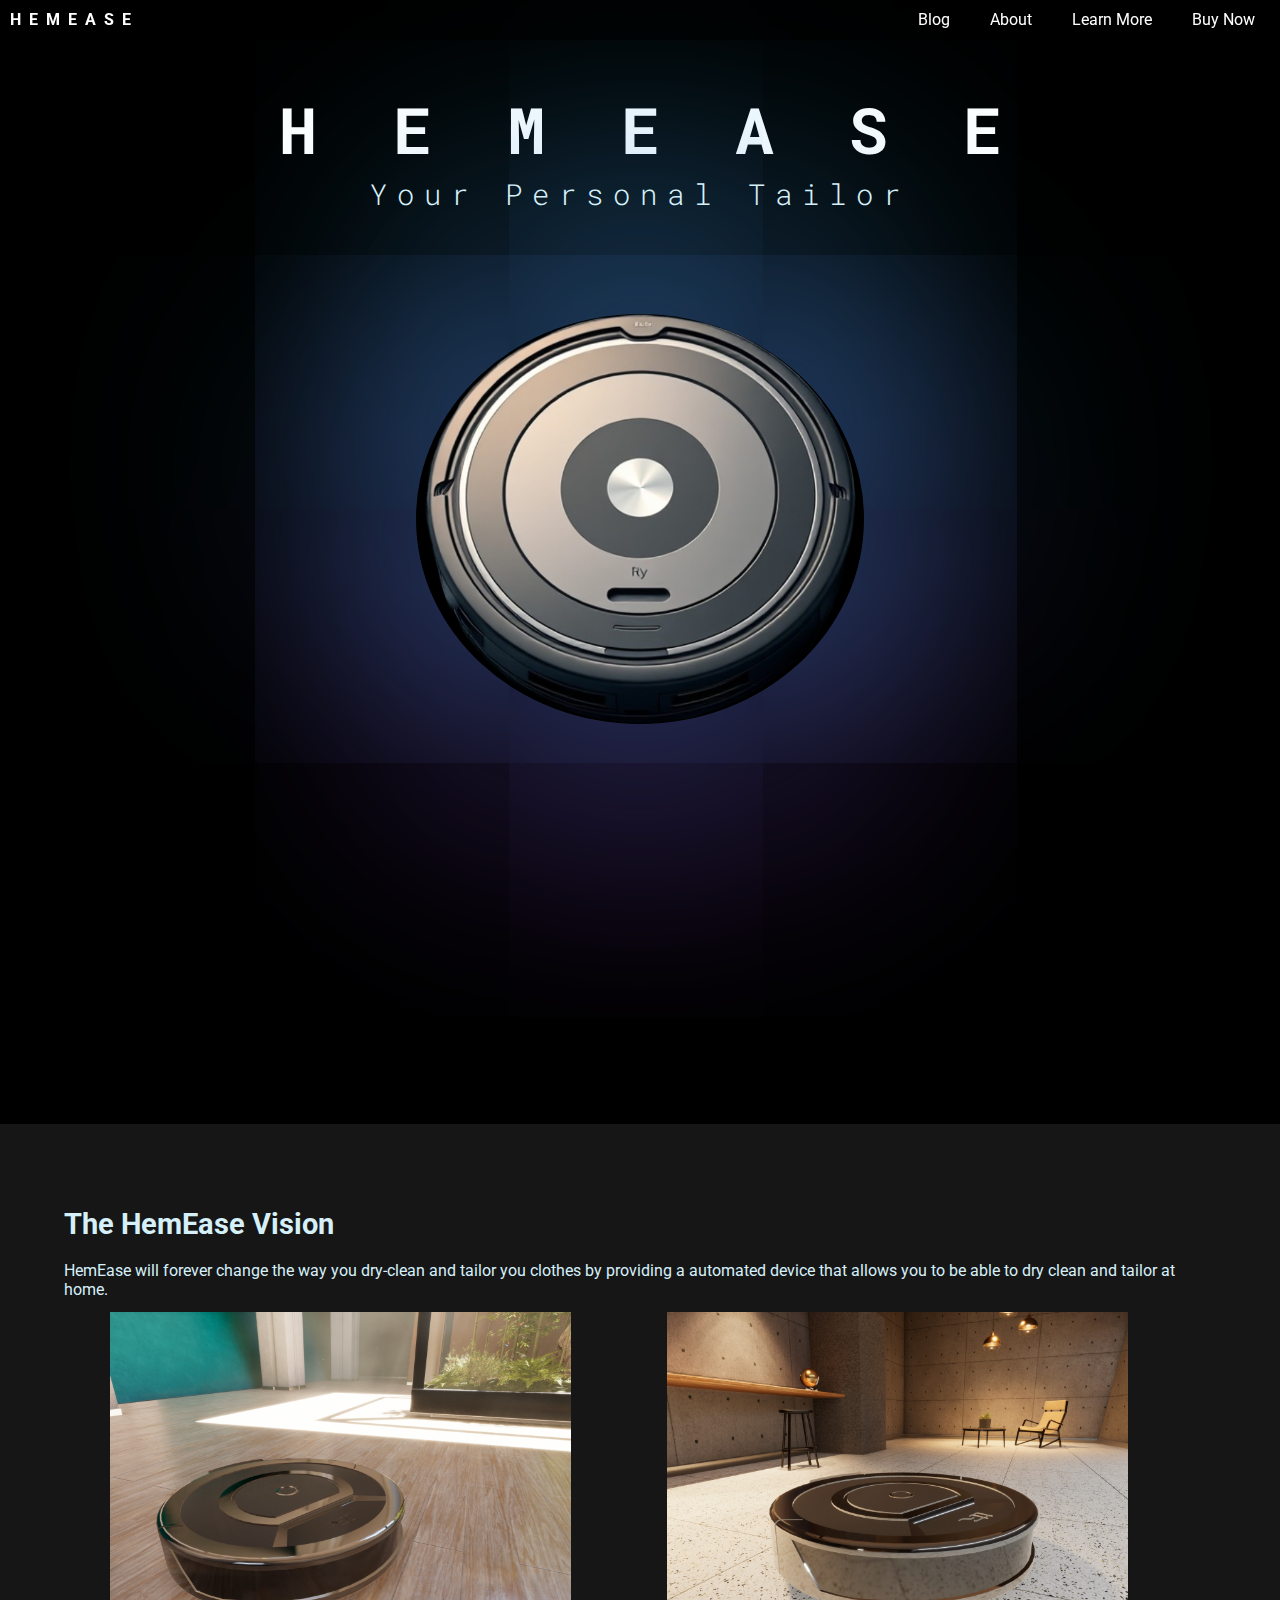
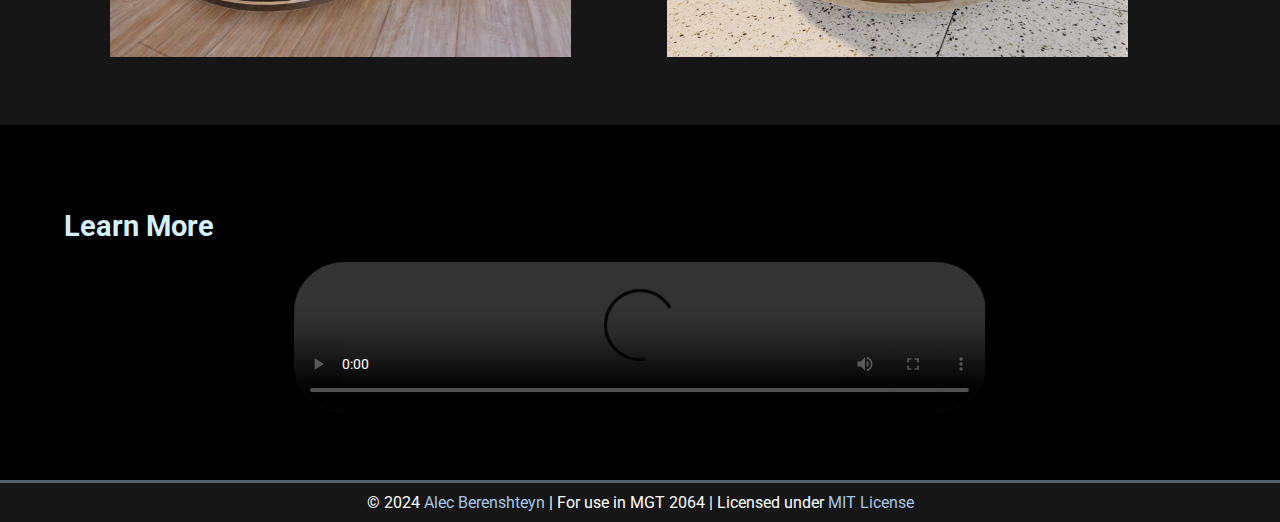
<file: index.html>
<!DOCTYPE html>
<html>

<head>
    <meta charset="utf-8" />
    <link rel="stylesheet" href="style.css">
    <link rel="stylesheet" href="fonts.css">
</head>

<title>
    HemEase
</title>
<link rel="shortcut icon" href="images/HemeaseCropped.png" />

<body>
    <div class="navbar">
        <a href="index.html" class="logoName">
            <h1> H &nbsp;E &nbsp;M &nbsp;E &nbsp;A &nbsp;S &nbsp;E</h1>
        </a>
        <a class="button" href="buy-hemease.html"> Buy Now </a>
        <a class="button" href="product-page.html"> Learn More</a>
        <a class="button" href="about.html"> About</a>
        <a class="button" href="blog.html"> Blog</a>
    </div>

    <div class="header">
        <!-- <section class="spacer">&nbsp;</section> -->
        <div class="name">
            <h1>H &nbsp;E &nbsp;M &nbsp;E &nbsp;A &nbsp;S &nbsp;E</h1>
            <!-- <h1>&nvap;HEMEASE</h1> -->
            <h2 class="subtitle">Your Personal Tailor</h2>
        </div>
        <!-- <div class="leftBox">
            <div class="boxBackground">
                <h2> Your Personal Tailor</h2>
                <p>A Tailor Shop at Home</p>
            </div>
        </div>
        <div class="rightBox">
            <div class="boxBackground">
                <h2> Your Home Dry Cleaner</h2>
                <p>Dry Cleaning has never been so easy</p>
            </div>
        </div> -->
        <div class="image">&nbsp;</div>
    </div>

    <div class="section gray">
        <h1> The HemEase Vision  </h1>
        <h2> HemEase will forever change the way you dry-clean and tailor you clothes by providing a automated device that allows you to be able to dry clean and tailor at home. </h2>
        <img src="images/product_photo_0.jpg" style="width: 40%; margin: 0 4%">
        <img src="images/product_photo_4.jpg" style="width: 40%; margin: 0 4%">
    </div>


    <div class="section black">
        <h1> Learn More </h1>
        <video width="60%" style="margin-left: 20%; border-radius: 50px" controls>
            <source src="https://hemease.dynns.com/ProductVideo.mp4" type="video/mp4">
        </video>
    </div>

    <footer>
        <div> © 2024 <a href="https://alec.bearfin.net" target="_blank">Alec Berenshteyn</a> | For use in MGT 2064 |
            Licensed under <a href="https://opensource.org/license/mit" target="_blank">MIT License</a></div>
    </footer>
</body>

</html>
</file>
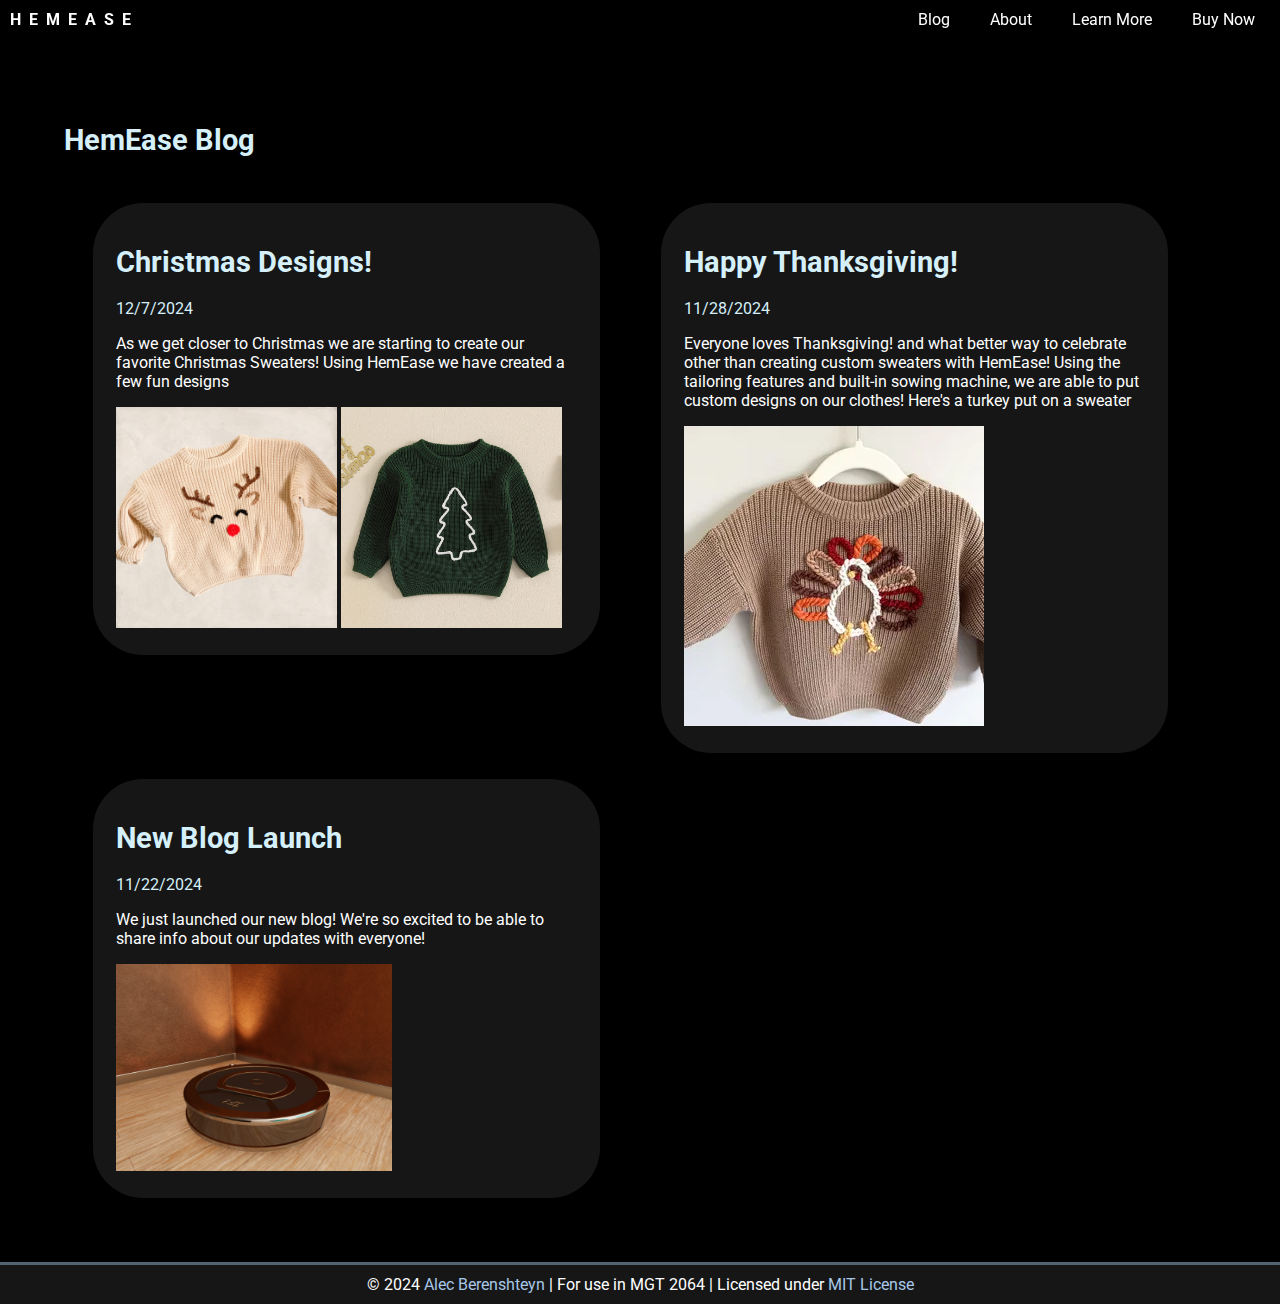
<file: blog.html>
<!DOCTYPE html>
<html>

<head>
    <meta charset="utf-8" />
    <link rel="stylesheet" href="style.css">
    <link rel="stylesheet" href="fonts.css">
</head>

<title>
    HemEase
</title>
<link rel="shortcut icon" href="images/HemeaseCropped.png" />

<body>
    <div class="navbar">
        <a href="index.html" class="logoName">
            <h1> H &nbsp;E &nbsp;M &nbsp;E &nbsp;A &nbsp;S &nbsp;E</h1>
        </a>
        <a class="button" href="buy-hemease.html"> Buy Now </a>
        <a class="button" href="product-page.html"> Learn More</a>
        <a class="button" href="about.html"> About</a>
        <a class="button" href="blog.html"> Blog</a>
    </div>

    <div class="section black">
        <h1>HemEase Blog</h1>
        <div class="blog-post">
            <h1>Christmas Designs!</h1>
            <h2>12/7/2024</h2>
            <p>As we get closer to Christmas we are starting to create our favorite Christmas Sweaters! Using HemEase we have created a few fun designs</p>
            <img src="images/deer.jpeg" width="48%">
            <img src="images/tree.jpeg" width="48%">
        </div>
        <div class="blog-post">
            <h1>Happy Thanksgiving!</h1>
            <h2>11/28/2024</h2>
            <p>Everyone loves Thanksgiving! and what better way to celebrate other than creating custom sweaters with
                HemEase! Using the tailoring features and built-in sowing machine, we are able to put custom designs on
                our clothes! Here's a turkey put on a sweater</p>
            <img src="images/turkey.webp">
        </div>
        <div class="blog-post">
            <h1>New Blog Launch</h1>
            <h2>11/22/2024</h2>
            <p>We just launched our new blog! We're so excited to be able to share info about our updates with everyone!
            </p>
            <img src="images/product_photo_3.jpg" width="60%">
        </div>
    </div>


    <footer>
        <div> © 2024 <a href="https://alec.bearfin.net" target="_blank">Alec Berenshteyn</a> | For use in MGT
            2064 |
            Licensed under <a href="https://opensource.org/license/mit" target="_blank">MIT License</a></div>
    </footer>
</body>

</html>
</file>
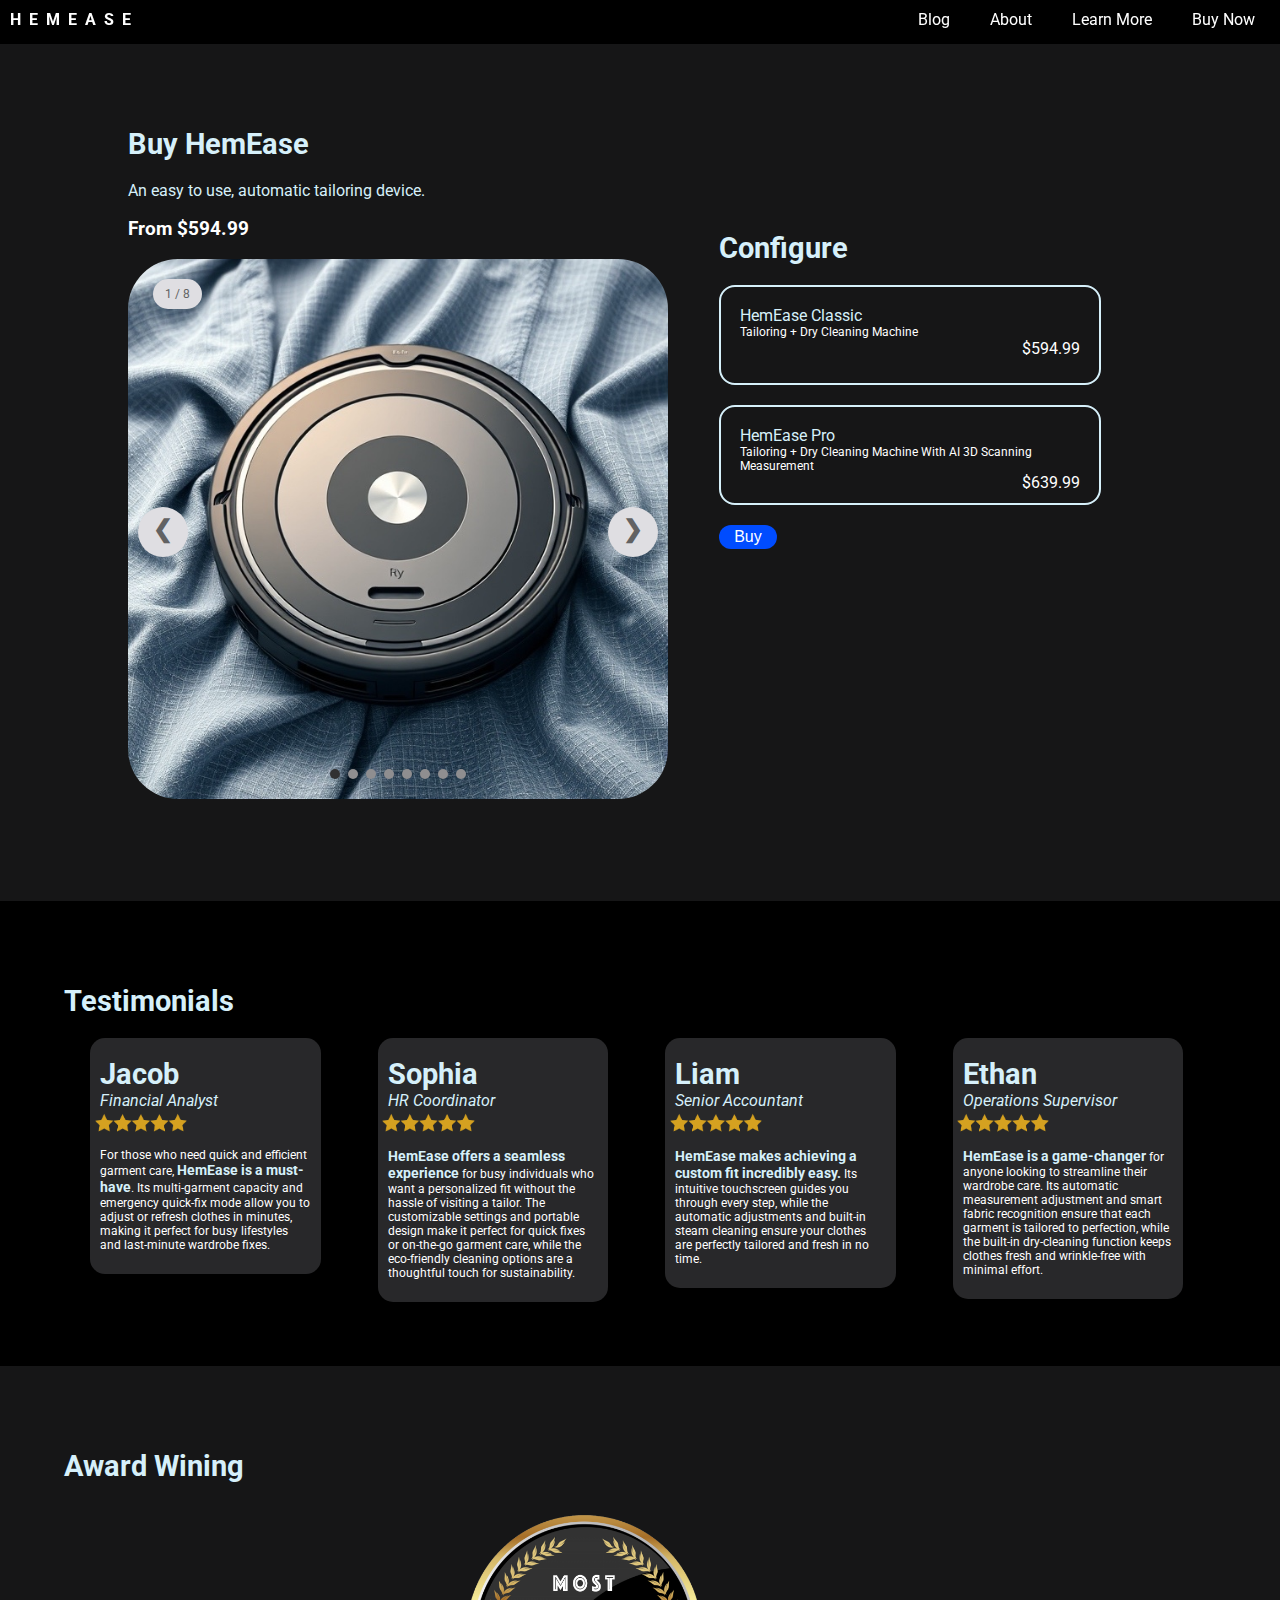
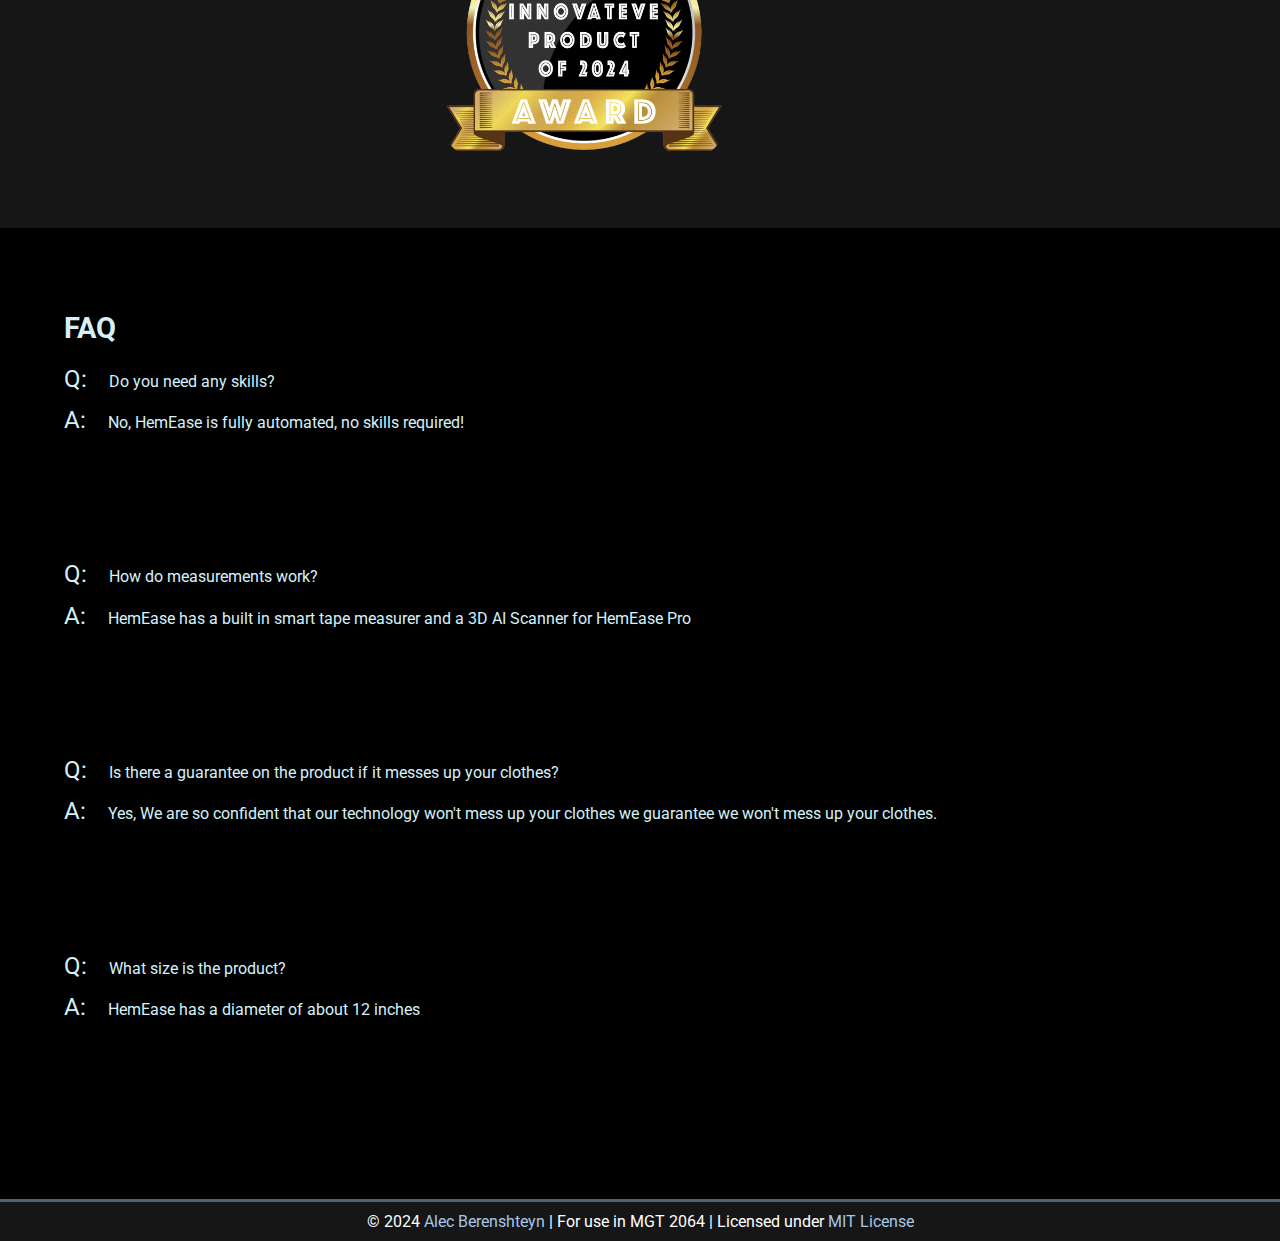
<file: buy-hemease.html>
<!DOCTYPE html>
<html>

<head>
    <meta charset="utf-8" />
    <link rel="stylesheet" href="style.css">
    <link rel="stylesheet" href="fonts.css">
    <link rel="stylesheet" href="image-carousel.css">
    <script src="image-carousel.js"></script>
</head>

<title>
    HemEase
</title>
<link rel="shortcut icon" href="images/HemeaseCropped.png" />

<body onload="firstLoad()">
    <div class="navbar">
        <a href="index.html" class="logoName">
            <h1> H &nbsp;E &nbsp;M &nbsp;E &nbsp;A &nbsp;S &nbsp;E</h1>
        </a>
        <a class="button" href="buy-hemease.html"> Buy Now </a>
        <a class="button" href="product-page.html"> Learn More</a>
        <a class="button" href="about.html"> About</a>
        <a class="button" href="blog.html"> Blog</a>
    </div>

    <div class="section gray buy-page">
        <div class="left">
            <h1> Buy HemEase</h1>
            <h2>An easy to use, automatic tailoring device.</h2>
            <h3>From $594.99</h3>
            <div class="slideshow-container">

                <div class="mySlides fade">
                    <div class="numbertext">1 / 8</div>
                    <img src="images/productphoto.jpg" style="width:100%">
                </div>

                <div class="mySlides fade">
                    <div class="numbertext">2 / 8</div>
                    <img src="images/bottom.jpeg" style="width:100%">
                </div>

                <div class="mySlides fade">
                    <div class="numbertext">3 / 8</div>
                    <img src="images/productphoto2.jpg" style="width:100%">
                </div>

                <div class="mySlides fade">
                    <div class="numbertext">4 / 8</div>
                    <img src="images/product_photo_0.jpg" style="width:100%">
                </div>

                <div class="mySlides fade">
                    <div class="numbertext">5 / 8</div>
                    <img src="images/product_photo_1.jpg" style="width:100%">
                </div>

                <div class="mySlides fade">
                    <div class="numbertext">6 / 8</div>
                    <img src="images/product_photo_2.jpg" style="width:100%">
                </div>

                <div class="mySlides fade">
                    <div class="numbertext">7 / 8</div>
                    <img src="images/product_photo_3.jpg" style="width:100%">
                </div>

                <div class="mySlides fade">
                    <div class="numbertext">8 / 8</div>
                    <img src="images/product_photo_4.jpg" style="width:100%">
                </div>

                <a class="prev" onclick="plusSlides(-1)">❮</a>
                <a class="next" onclick="plusSlides(1)">❯</a>

            </div>
            <br>

            <div class="dotcontainer">
                <span class="dot" onclick="currentSlide(1)"></span>
                <span class="dot" onclick="currentSlide(2)"></span>
                <span class="dot" onclick="currentSlide(3)"></span>
                <span class="dot" onclick="currentSlide(4)"></span>
                <span class="dot" onclick="currentSlide(5)"></span>
                <span class="dot" onclick="currentSlide(6)"></span>
                <span class="dot" onclick="currentSlide(7)"></span>
                <span class="dot" onclick="currentSlide(8)"></span>
            </div>
        </div>
        <div class="right">
            <h1 style="margin-top: 8vh;">Configure</h1>
            <div class="optionBox" onclick="currentSlide(1)">HemEase Classic
                <p>Tailoring + Dry Cleaning Machine</p>
                <p class="price"> $594.99 </p>
            </div>
            <div class="optionBox" onclick="currentSlide(3)">HemEase Pro
                <p>Tailoring + Dry Cleaning Machine With AI 3D Scanning Measurement</p>
                <p class="price"> $639.99</p>
            </div>
            <button class="button" style="
            margin-top: 20px;
            font-size: 12pt;
        ">Buy</button>
        </div>
    </div>

    <div class="section black">
        <h1>Testimonials</h1>
        <div class="about-container">
            <div class="testimonial-card">
                <h1>Jacob</h1>
                <h2>Financial Analyst </h2>
                <img src="images/5star.png">
                <p> For those who need quick and efficient garment care, <b>HemEase is a must-have</b>. Its
                    multi-garment
                    capacity and emergency quick-fix mode allow you to adjust or refresh clothes in minutes, making it
                    perfect for busy lifestyles and last-minute wardrobe fixes.
                </p>
            </div>
            <div class="testimonial-card">
                <h1>Sophia</h1>
                <h2>HR Coordinator</h2>
                <img src="images/5star.png">
                <p> <b>HemEase offers a seamless experience</b> for busy individuals who want a personalized fit without
                    the
                    hassle of visiting a tailor. The customizable settings and portable design make it perfect for quick
                    fixes or on-the-go garment care, while the eco-friendly cleaning options are a thoughtful touch for
                    sustainability.</p>
            </div>
            <div class="testimonial-card">
                <h1>Liam</h1>
                <h2>Senior Accountant</h2>
                <img src="images/5star.png">
                <p> <b>HemEase makes achieving a custom fit incredibly easy.</b> Its intuitive touchscreen guides you
                    through
                    every step, while the automatic adjustments and built-in steam cleaning ensure your clothes are
                    perfectly tailored and fresh in no time.</p>
            </div>
            <div class="testimonial-card">
                <h1>Ethan</h1>
                <h2>Operations Supervisor</h2>
                <img src="images/5star.png">
                <p> <b>HemEase is a game-changer</b> for anyone looking to streamline their wardrobe care. Its automatic
                    measurement adjustment and smart fabric recognition ensure that each garment is tailored to
                    perfection, while the built-in dry-cleaning function keeps clothes fresh and wrinkle-free with
                    minimal effort.</p>
            </div>
        </div>
    </div>

    <div class="section gray">
        <h1>Award Wining</h1>
        <img src="images/award.png" class="awardimg">
    </div>

    <div class="section black">

        <h1>FAQ</h1>
        <h2><span style="font-size: 1.5em;">Q: &nbsp;&nbsp;</span> Do you need any skills?</h2>
        <h2><span style="font-size: 1.5em;">A: &nbsp;&nbsp;</span> No, HemEase is fully automated, no skills required!
        </h2>
        <div class="spacer">&nbsp;</div>
        <h2><span style="font-size: 1.5em;">Q: &nbsp;&nbsp;</span> How do measurements work?</h2>
        <h2><span style="font-size: 1.5em;">A: &nbsp;&nbsp;</span> HemEase has a built in smart tape measurer and a 3D
            AI Scanner for HemEase Pro </h2>
        <div class="spacer">&nbsp;</div>
        <h2><span style="font-size: 1.5em;">Q: &nbsp;&nbsp;</span> Is there a guarantee on the product if it messes up
            your clothes?</h2>
        <h2><span style="font-size: 1.5em;">A: &nbsp;&nbsp;</span> Yes, We are so confident that our technology won't
            mess up your clothes we guarantee we won't mess up your clothes.
        </h2>
        <div class="spacer">&nbsp;</div>
        <h2><span style="font-size: 1.5em;">Q: &nbsp;&nbsp;</span> What size is the product?</h2>
        <h2><span style="font-size: 1.5em;">A: &nbsp;&nbsp;</span> HemEase has a diameter of about 12 inches</h2>
        <div class="spacer">&nbsp;</div>



    </div>

    <footer>
        <div> © 2024 <a href="https://alec.bearfin.net" target="_blank">Alec Berenshteyn</a> | For use in MGT 2064 |
            Licensed under <a href="https://opensource.org/license/mit" target="_blank">MIT License</a></div>
    </footer>
</body>

</html>
</file>
<file: style.css>
body {
    font-family: "Roboto", sans-serif;
    font-weight: 400;
    font-style: normal;
    background-color: black;
    color: white;
    margin: 0;
    padding: 0;
}

.header h1 {
    text-align: center;
    font-size: 400%;
    margin-bottom: 0;
}

.header {
    /* height: 100vh; */
    padding: 0;
    margin: 0;
    /* margin-top: 10vh; */
    display: grid;
    height: 120vh;
    width: 100%;
    grid-template-areas:
        'header header header'
        'left main right';
    color: white;

    font-family: "Roboto Mono", monospace;
    font-optical-sizing: auto;
    font-weight: 1000;
    font-style: normal;

    grid-template-rows: 25%;

    /* grid-template-columns: 33%; */
}


.header .name {
    grid-area: header;
}

.name h2 {
    text-align: center;
    font-size: 100%;
    translate: 0 -20px;
    font-weight: 300;
    letter-spacing: 10px;
}

.header h2 {
    /* text-align: center; */
    font-size: 180%;
    color: #d6f0fa;
}

.header .image {
    background-image: url("images/HemeaseCropped.png");
    background-repeat: no-repeat;
    background-size: contain;
    background-position: 50%;
    height: 32vw;
    width: 35vw;
    /* width: 75vh; */
    margin-left: auto;
    margin-right: auto;
    border-radius: 50%;
    /* box-shadow: 0px 0px 10000px 100px rgba(44, 178, 231, 0.425); */
    box-shadow: 0px -50px 1000px 100px rgba(44, 178, 231, 0.388),
        0px 50px 1000px 100px rgba(247, 0, 255, 0.158);
    /* 0px 0px 10000px 100px rgba(44, 178, 231, 0.425); */
    grid-area: main;
}

.header .leftBox {
    padding: 30px;
    grid-area: left;
    text-align: left;
}

.boxBackground {
    background-color: rgba(240, 248, 255, 0.091);
    backdrop-filter: blur(5px);
    border-radius: 30px;
    padding: 5%;
}

.leftBox .boxBackground {
    margin-right: 20%;
}

.rightBox .boxBackground {
    margin-left: 20%;
}

.header .rightBox {
    padding: 30px;
    grid-area: right;
    text-align: right;
}

.section {
    padding: 5%;
}

.section h1 {
    /* text-align: center; */
    font-size: 180%;
    color: #d6f0fa;
}

.section h2 {
    font-size: 100%;
    font-weight: 400;
    color: #d6f0fa;
}

.gray {
    background-color: #161617;
    /* height: 100vh; */
}

.black p {
    color: white;
    font-size: 75%;
}

.black {
    background-color: black;
}

.cardContainer {
    display: flex;
    width: 100%;
    margin: auto;
    margin-top: 7%;
    overflow: visible;
}

.card {
    background-color: black;
    flex-shrink: 0;
    flex-grow: 0;
    height: 70vh;
    width: 25vw;
    margin: 0% 2%;
    border-radius: 50px;
    padding: 1%;
    box-shadow: 10px 10px 20px 2px rgb(0, 0, 0);
}

.card h1 {
    margin-top: 10%;
    margin-left: 3%;
    text-align: left;
}

.card p {
    border-left: solid 5px rgba(194, 208, 241, 0.509);
    ;
    padding: 5%;
    color: rgba(255, 255, 255, 0.509);
    font-size: 120%;
}

#card1 {
    background-image: url("images/productphoto.jpg");
    filter: blur(0px);
    translate: 40% 2%;
    rotate: -5deg;
    z-index: 3;
    transition: .3s;
}

#card1:hover {
    rotate: 0deg;
    translate: 40% 0%;
    transition: .3s;
}

body:has(#card1:hover) #card2 {
    translate: 30% 0%;
    transition: .3s;
    /* rotate: 5deg; */
}

body:has(#card1:hover) #card3 {
    translate: -10% 2%;
    transition: .3s;
    /* rotate: 10deg; */
}

#card1>* {
    position: relative;
    z-index: 3;
}

#card1::before {
    content: "";
    top: 0;
    bottom: 0;
    right: 0;
    left: 0;
    position: absolute;
    border-radius: 50px;
    backdrop-filter: brightness(.5) blur(3px);
}

#card2 {
    background-image: url("images/time.jpg");
    filter: blur(0px);
    z-index: 2;
    transition: .3s;
}

body:has(#card2:hover) #card1 {
    /* margin: 0px 20%; */
    translate: 10% 2%;
    transition: .3s;
}

body:has(#card2:hover) #card3 {
    /* margin: 0px 20%; */
    translate: -10% 2%;
    transition: .3s;
}

#card2>* {
    position: relative;
    z-index: 2;
}

#card2::before {
    content: "";
    top: 0;
    bottom: 0;
    right: 0;
    left: 0;
    position: absolute;
    border-radius: 50px;
    backdrop-filter: brightness(.4) blur(3px);
}

#card3 {
    background-image: url("images/bottom.jpeg");
    filter: blur(0px);
    translate: -40% 2%;
    rotate: 5deg;
    z-index: 1;
    transition: .3s;
}

#card3::before {
    content: "";
    top: 0;
    bottom: 0;
    right: 0;
    left: 0;
    position: absolute;
    border-radius: 50px;
    backdrop-filter: brightness(.5) blur(3px);
}

#card3>* {
    position: relative;
    z-index: 1;
}

#card3:hover {
    rotate: 0deg;
    translate: -40% 0%;
    transition: .3s;
}

body:has(#card3:hover) #card1 {
    translate: 10% 2%;
    transition: .3s;
    /* rotate: 5deg; */
}

body:has(#card3:hover) #card2 {
    translate: -30% 0%;
    transition: .3s;
    /* rotate: 10deg; */
}


.navbar {
    margin-top: 0px;
    height: 40px;
    position: sticky;
    top: 0;
    background-color: rgba(0, 0, 0, 0.473);
    backdrop-filter: blur(10px);
    z-index: 10;
}

a h1 {
    color: white;
    text-decoration: none;
}

.navbar h1 {
    margin: 0;
    margin-left: 10px;
    transform: translate(0%, 50%);
    font-size: 100%;
}

.navbar .button {
    float: right;
    transform: translate(0%, -50%);
    margin-right: 10px;
    background-color: #00000000;
    transition: .1s
}

.navbar .button:hover {
    background-color: rgb(0, 76, 255);
    transition: .1s
}

.logoText {
    text-decoration: none;
}

.button {
    padding: 3px 15px;
    background-color: rgb(0, 76, 255);
    border-radius: 25px;
    transition: .1s;
    color: white;
    text-decoration: none;
    border: none;
}

.button:hover {
    cursor: pointer;
    background-color: rgb(34, 81, 191);
    transition: .1s
}

footer {
    /* position: fixed; */
    text-align: center;
    border-top: solid #536370;
    background-color: #161617;
    padding: 10px 0px;
}

footer a {
    color: rgb(167, 199, 230);
}

.feature-container {
    display: table;
    overflow: hidden;
    border-spacing: 30px;
}

.feature-card {
    /* display: inline-block; */
    display: table-cell;
    margin: 2%;
    height: 100%;
    border-radius: 50px;
    padding: 20px 40px;
    vertical-align: top;
    /* padding-bottom: 1000%;
    margin-bottom: -1000%; */
    height: auto;
}

.feature-card p {
    font-size: 150%;
}

a,
a:hover,
a:active,
a:visited,
a:focus {
    text-decoration: none;
}

spline-viewer {
    position: absolute;
    width: 90%;
    height: 85%;
}

.spline-shadow {
    width: 200px;
    height: 100px;
    /* background-color: white; */
    margin-left: calc(48vw - 150px);
    margin-top: calc(45vh - 100px);
    box-shadow: 0px -50px 1000px 150px rgba(44, 178, 231, 0.388),
        0px 50px 1000px 150px rgba(247, 0, 255, 0.158);
    border-radius: 50px;
}

.spacer {
    height: 100px;
}

.about-container {
    display: block;
}

.about-card {
    vertical-align: top;
    width: 14.28%;
    margin: 0% 1%;
    display: inline-block;
    border-radius: 15px;
    background-color: #28282a;
    transition: .3s;
}

.about-card:hover {
    scale: 1.2;
    transition: .3s;
    box-shadow: rgb(104, 104, 104) 0px 0px 0px 5px;
}

.about-card img {
    width: 100%;
    aspect-ratio: 1 / 1;
    object-fit: cover;
    object-position: topob;
    border-top-left-radius: 15px;
    border-top-right-radius: 15px;
}

.about-card h1 {
    padding: 10px;
    padding-top: 0;
    padding-bottom: 0;
    margin-bottom: 0;
}

.about-card h2 {
    padding: 0px 10px;
    margin-top: 0;
    /* color: white; */
    font-style: italic;
}

.about-card p {
    padding: 10px;
    padding-top: 0;
}

.testimonial-card {
    vertical-align: top;
    width: 20%;
    margin: 0% 2.3%;
    display: inline-block;
    border-radius: 15px;
    background-color: #28282a;
    transition: .3s;
}

.testimonial-card:hover {
    scale: 1.2;
    transition: .3s;
    box-shadow: rgb(104, 104, 104) 0px 0px 0px 5px;
}

.testimonial-card img {
    margin: 0 2%;
    width: 40%;
}
.testimonial-card h1 {
    padding: 10px;
    padding-top: 0;
    padding-bottom: 0;
    margin-bottom: 0;
}

.testimonial-card h2 {
    padding: 0px 10px;
    margin-top: 0;
    margin-bottom: 0;
    /* color: white; */
    font-style: italic;
}

.testimonial-card p {
    padding: 10px;
    padding-top: 0;
}

.testimonial-card p b{
    color: #d6f0fa;
    font-size: 1.2em;
}

.awardimg
{
    width: 25%;
    margin-left: calc(50% - 200px)
}

.blog-post
{
    background-color: rgba(240, 248, 255, 0.091);
    padding: 2%;
    border-radius: 50px;
    width: 40%;
    margin: 0 2.5%;
    margin-top: 2.3%;
    display: inline-block;
    vertical-align: top;
}

.blog-post p
{
    font-size: 1em;
}

/* .blog-post img
{
    height: 50%;
} */

/* Animations */
@keyframes wipe-enter {
    0% {
        transform: scale(1, 1);
    }

    50% {
        transform: scale(.5, .5);
    }
}

@media (prefers-reduced-motion: no-preference) {
    .anim-side {
        animation-name: wipe-enter;
        animation-duration: 1s;
        animation-iteration-count: 1;
    }
}

@media screen and (max-width: 950px)
{
    .about-card{
        width: 25%;
        margin: 0% 3.9%;
        margin-bottom: 4%;
    }
}

@media screen and (max-width: 600px)
{
    .about-card{
        width: 33%;
        margin: 0% 8%;
        margin-bottom: 4%;
    }
}

@media screen and (max-width: 400px)
{
    .about-card{
        width: 90%;
        margin: 0% 5%;
        margin-bottom: 4%;
    }

    .about-card:hover {
        scale: 1;
        transition: .3s;
        box-shadow: rgb(104, 104, 104) 0px 0px 0px 5px;
    }
}
</file>
<file: fonts.css>
@import url('https://fonts.googleapis.com/css2?family=Roboto:ital,wght@0,100;0,300;0,400;0,500;0,700;0,900;1,100;1,300;1,400;1,500;1,700;1,900&display=swap');
@import url('https://fonts.googleapis.com/css2?family=Roboto+Mono:ital,wght@0,100..700;1,100..700&display=swap');
/*  FONTS */
.roboto-thin {
    font-family: "Roboto", sans-serif;
    font-weight: 100;
    font-style: normal;
}

.roboto-light {
    font-family: "Roboto", sans-serif;
    font-weight: 300;
    font-style: normal;
}

.roboto-regular {
    font-family: "Roboto", sans-serif;
    font-weight: 400;
    font-style: normal;
}

.roboto-medium {
    font-family: "Roboto", sans-serif;
    font-weight: 500;
    font-style: normal;
}

.roboto-bold {
    font-family: "Roboto", sans-serif;
    font-weight: 700;
    font-style: normal;
}

.roboto-black {
    font-family: "Roboto", sans-serif;
    font-weight: 900;
    font-style: normal;
}

.roboto-thin-italic {
    font-family: "Roboto", sans-serif;
    font-weight: 100;
    font-style: italic;
}

.roboto-light-italic {
    font-family: "Roboto", sans-serif;
    font-weight: 300;
    font-style: italic;
}

.roboto-regular-italic {
    font-family: "Roboto", sans-serif;
    font-weight: 400;
    font-style: italic;
}

.roboto-medium-italic {
    font-family: "Roboto", sans-serif;
    font-weight: 500;
    font-style: italic;
}

.roboto-bold-italic {
    font-family: "Roboto", sans-serif;
    font-weight: 700;
    font-style: italic;
}

.roboto-black-italic {
    font-family: "Roboto", sans-serif;
    font-weight: 900;
    font-style: italic;
}

.rubik-dirt-regular {
    font-family: "Rubik Dirt", system-ui;
    font-weight: 400;
    font-style: normal;
}
</file>
<file: image-carousel.css>
* {
    box-sizing: border-box
}

body {
    margin: 0
}

.mySlides {
    display: none;
}

img {
    vertical-align: middle;
    border-radius: 50px;
    margin-top: auto;
}

/* Slideshow container */
.slideshow-container {
    width: 60vh;
    /* height: 60vh; */
    position: relative;
    background-color: #1a1a1a;
    border-radius: 50px;
}

/* Next & previous buttons */
.prev,
.next {
    cursor: pointer;
    position: absolute;
    top: 50%;
    font-size: 150%;
    width: 50px;
    height: 50px;
    padding-top: 8px;
    margin-top: -22px;
    color: #626263;
    font-weight: bold;
    /* font-size: 18px; */
    transition: 0.6s ease;
    border-radius: 100%;
    text-align: center;
    user-select: none;
    background-color: rgb(223, 222, 226);
}

.next {
    right: 10px;
}

.prev {
    left: 10px;
}

.prev:hover,
.next:hover {
    background-color: #b3b3bb;
}

/* Caption text */
.text {
    color: #f2f2f2;
    font-size: 15px;
    padding: 8px 12px;
    position: absolute;
    bottom: 8px;
    width: 100%;
    text-align: center;
}

/* Number text (1/3 etc) */
.numbertext {
    color: #626263;
    font-size: 12px;
    padding: 8px 12px;
    position: absolute;
    top: 20px;
    left: 25px;
    background-color: #dfdee2;
    border-radius: 50px;
}

.dotcontainer {
    width: 60vh;
    translate: 0% -6vh;
    text-align: center;
}

/* The dots/bullets/indicators */
.dot {
    cursor: pointer;
    height: 10px;
    width: 10px;
    margin: 0 2px;
    background-color: #8f8e90;
    border-radius: 50%;
    display: inline-block;
    transition: background-color 0.3s ease;
}

.active,
.dot:hover {
    background-color: #313132;
}

/* Fading animation */
.fade {
    animation-name: fade;
    animation-duration: .3s;
}

@keyframes fade {
    from {
        opacity: .4
    }

    to {
        opacity: 1
    }
}

@media only screen and (min-width: 1600px) {
    .buy-page {
        padding-left: 20%;
        padding-right: 20%;
    }
}

@media only screen and (max-width: 1600px) {
    .buy-page {
        padding-left: 10%;
        padding-right: 10%;
    }
}

@media only screen and (max-width: 1200px) {
    .buy-page {
        padding-left: 2%;
        padding-right: 2%;
    }
}

.buy-page {
    display: flex;
    width: 100%;
}

.left {
    float: left;
}

.right {
    float: right;
    padding: 5%;
    width: 100%;
}

.optionBox {
    width: 100%;
    height: 100px;
    border: solid #d6f0fa 2px;
    /* text-align: center; */
    padding: 5% 5%;
    border-radius: 16px;
    margin-top: 20px;
    color: #d6f0fa;
}

.optionBox p {
    margin-top: 0;
    margin-bottom: 0;
    color: white;
    text-align: left;
    font-size: 75%;
}

.optionBox .price {
    margin-top: 0;
    margin-bottom: 0;
    color: white;
    text-align: right;
    font-size: 100%;
}
.optionBox:hover {
    background-color: black;
    cursor:pointer;
}
</file>
